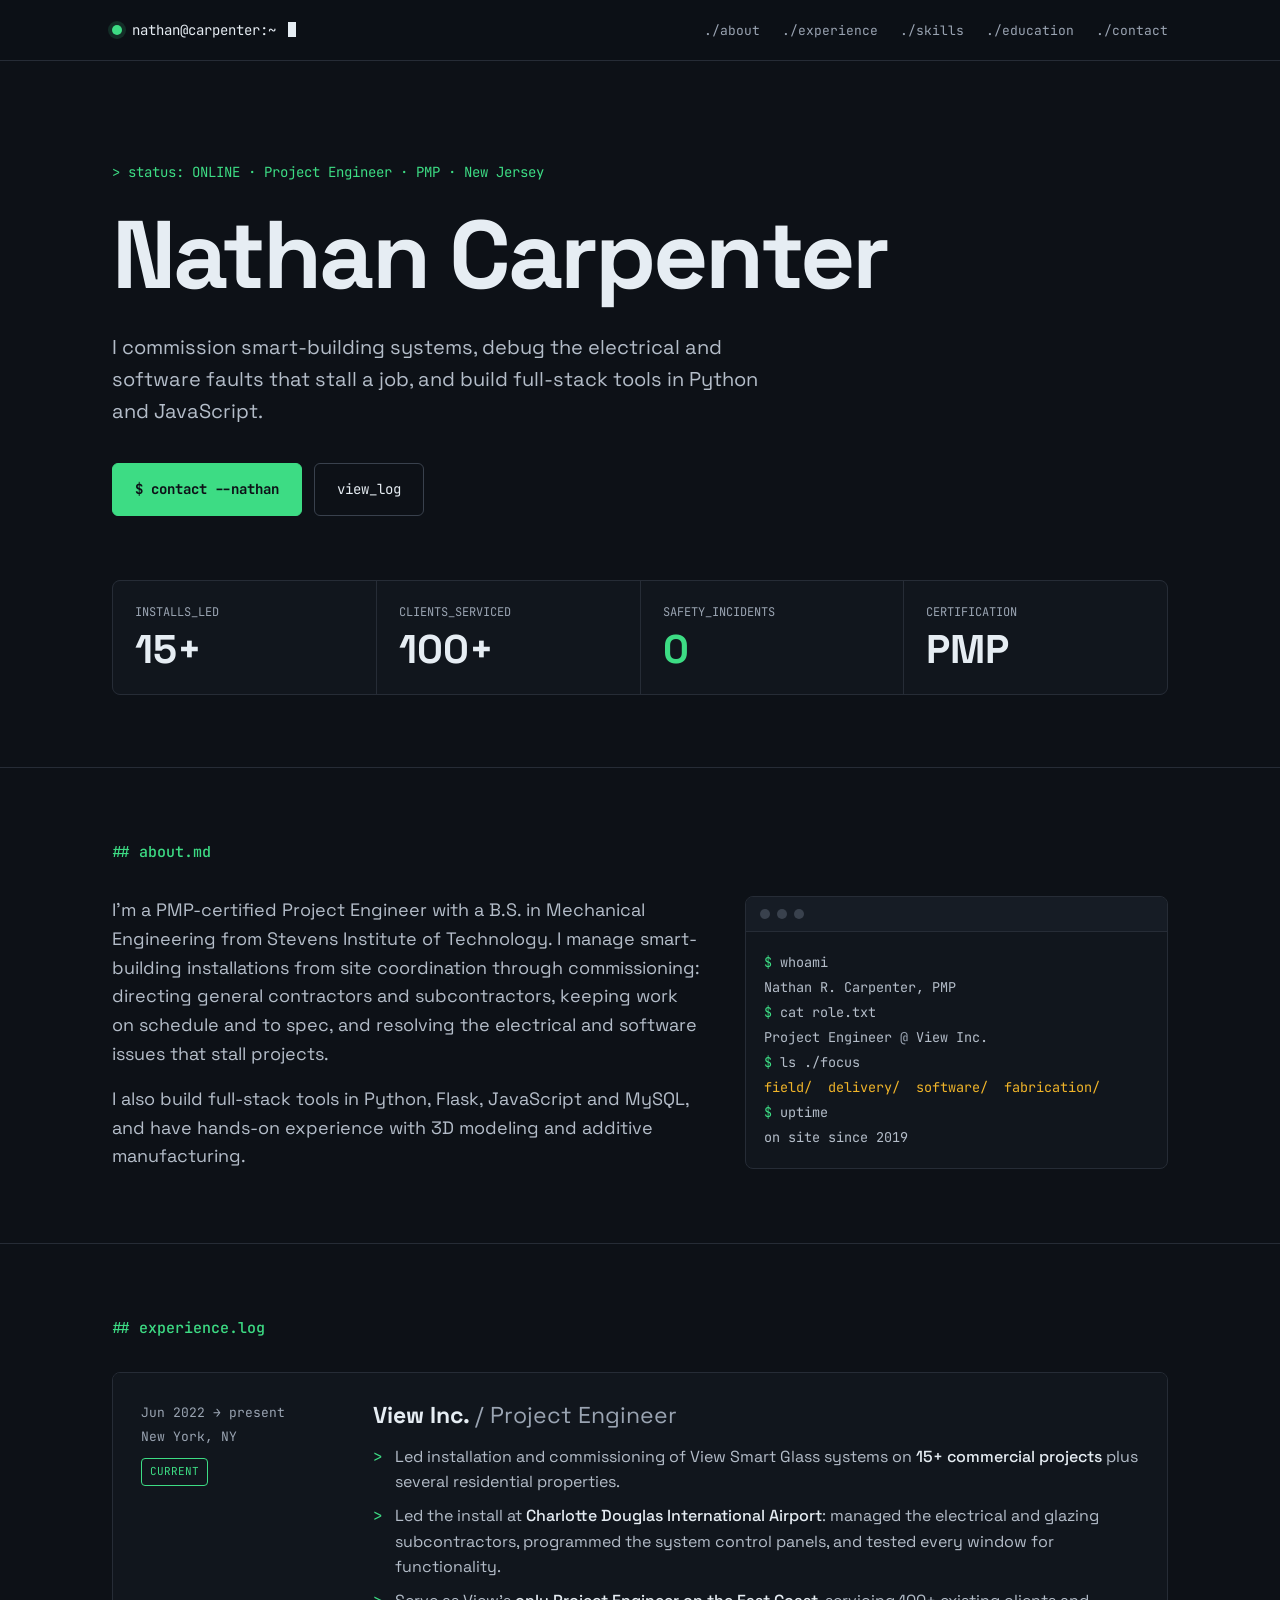
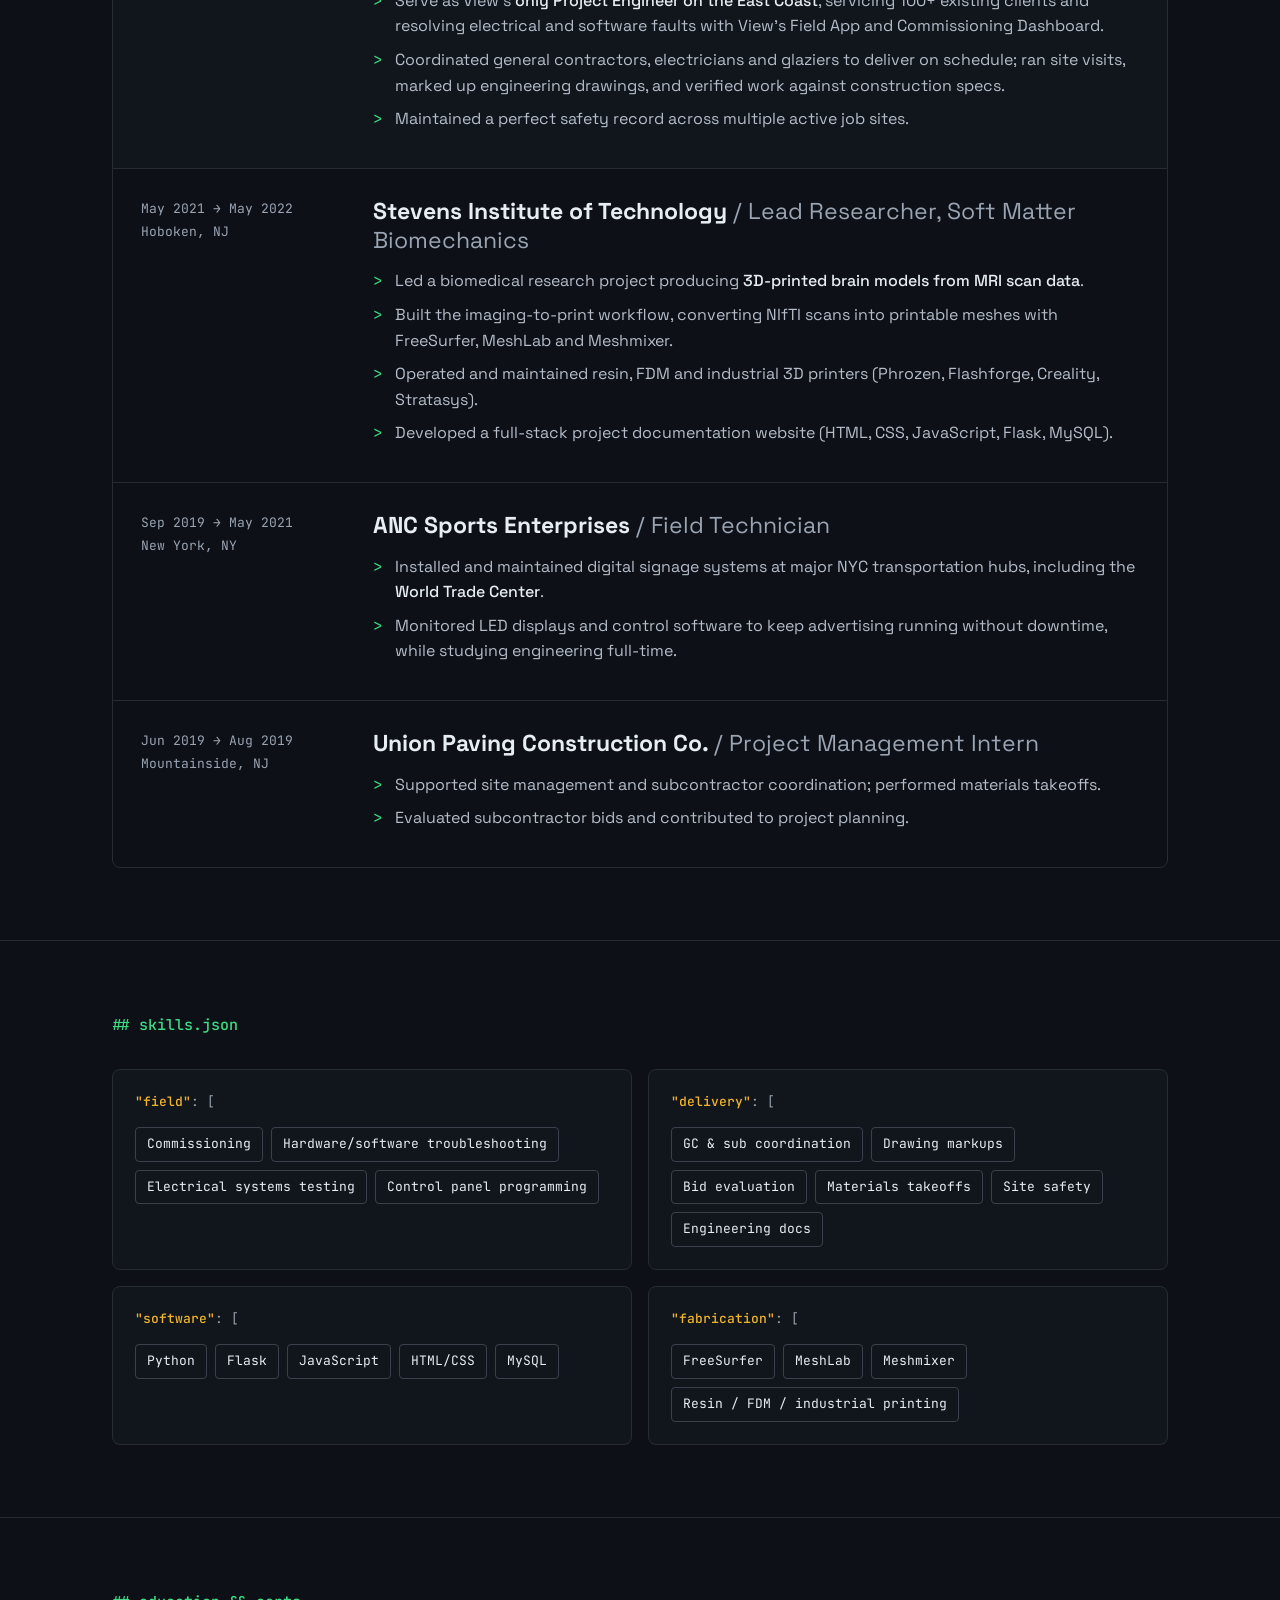
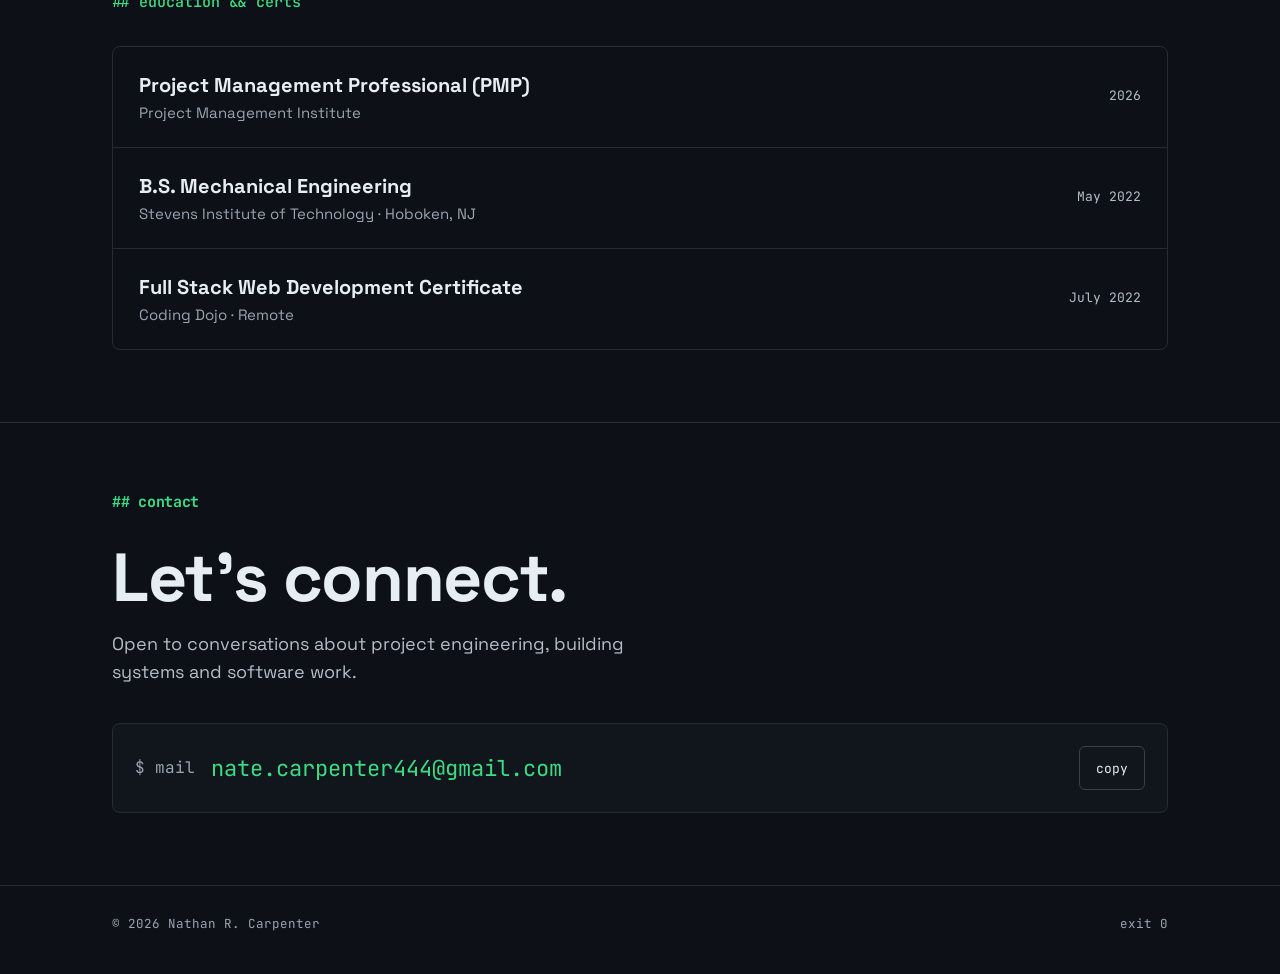
<file: index.html>
<!DOCTYPE html>
<html lang="en">
<head>
<meta charset="utf-8">
<meta name="viewport" content="width=device-width, initial-scale=1">
<title>Nathan Carpenter — Project Engineer</title>
<meta name="description" content="Nathan R. Carpenter, PMP. Project Engineer working across smart-building systems, field commissioning and full-stack software.">
<link rel="preconnect" href="https://fonts.googleapis.com">
<link rel="preconnect" href="https://fonts.gstatic.com" crossorigin>
<link href="https://fonts.googleapis.com/css2?family=JetBrains+Mono:wght@400;500;700&family=Space+Grotesk:wght@400;500;700&display=swap" rel="stylesheet">
<style>
  :root{
    --bg:#0d1117; --panel:#11161d; --panel-2:#161c25; --line:#262c36; --line-2:#39414d;
    --text:#e6edf3; --soft:#b4bdc9; --muted:#9aa4b2; --accent:#3ddc84; --amber:#f0b429;
    --mono:"JetBrains Mono",ui-monospace,monospace; --sans:"Space Grotesk",system-ui,sans-serif;
  }
  *{box-sizing:border-box;margin:0;padding:0}
  html{scroll-behavior:smooth}
  body{background:var(--bg);color:var(--text);font-family:var(--sans);line-height:1.6;-webkit-font-smoothing:antialiased}
  a{color:inherit}
  .wrap{max-width:1120px;margin:0 auto;padding:0 32px}
  .mono{font-family:var(--mono)}

  /* nav */
  header.nav{position:sticky;top:0;z-index:10;background:rgba(13,17,23,.88);backdrop-filter:blur(8px);border-bottom:1px solid var(--line)}
  header.nav .wrap{display:flex;align-items:center;justify-content:space-between;gap:16px;min-height:60px;flex-wrap:wrap}
  .brand{font-family:var(--mono);font-size:14px;text-decoration:none;display:flex;align-items:center;gap:10px}
  .dot{width:10px;height:10px;border-radius:50%;background:var(--accent);box-shadow:0 0 0 4px rgba(61,220,132,.15);animation:pulse 2.4s ease-in-out infinite}
  @keyframes pulse{50%{box-shadow:0 0 0 7px rgba(61,220,132,.05)}}
  .brand .cur{display:inline-block;width:8px;height:15px;background:var(--text);margin-left:2px;vertical-align:-2px;animation:blink 1.1s steps(1) infinite}
  @keyframes blink{50%{opacity:0}}
  nav ul{list-style:none;display:flex;gap:22px;flex-wrap:wrap}
  nav a{font-family:var(--mono);font-size:13px;color:var(--muted);text-decoration:none}
  nav a:hover{color:var(--accent)}

  /* hero */
  .hero{padding:100px 0 72px}
  .status{font-family:var(--mono);font-size:14px;color:var(--accent);margin-bottom:24px}
  h1{font-size:clamp(48px,8vw,96px);line-height:1;font-weight:700;letter-spacing:-.03em}
  .lede{margin-top:28px;max-width:660px;font-size:20px;color:var(--soft)}
  .cta{display:flex;flex-wrap:wrap;gap:12px;margin-top:36px}
  .btn{font-family:var(--mono);font-size:14px;text-decoration:none;padding:14px 22px;border-radius:6px;border:1px solid var(--line-2);transition:.15s}
  .btn:hover{border-color:var(--accent);color:var(--accent)}
  .btn.primary{background:var(--accent);border-color:var(--accent);color:var(--bg);font-weight:700}
  .btn.primary:hover{background:#5ef0a0;color:var(--bg)}

  .stats{margin-top:64px;display:grid;grid-template-columns:repeat(4,1fr);gap:1px;background:var(--line);border:1px solid var(--line);border-radius:8px;overflow:hidden}
  .stat{background:var(--panel);padding:22px}
  .stat .k{font-family:var(--mono);font-size:12px;color:var(--muted)}
  .stat .v{font-size:40px;font-weight:700;margin-top:6px;line-height:1.1}
  .stat .v.ok{color:var(--accent)}

  /* sections */
  section{padding:72px 0;border-top:1px solid var(--line)}
  .h2{font-family:var(--mono);font-size:15px;font-weight:500;color:var(--accent);margin-bottom:32px}
  .h2 span{color:var(--muted)}

  /* about */
  .about{display:grid;grid-template-columns:1.4fr 1fr;gap:40px;align-items:start}
  .about p{font-size:18px;color:var(--soft)}
  .about p + p{margin-top:16px}
  .term{background:var(--panel);border:1px solid var(--line);border-radius:8px;overflow:hidden;font-family:var(--mono);font-size:13.5px}
  .term .bar{display:flex;gap:7px;padding:12px 14px;border-bottom:1px solid var(--line);background:var(--panel-2)}
  .term .bar i{width:10px;height:10px;border-radius:50%;background:var(--line-2)}
  .term pre{padding:18px;line-height:1.85;white-space:pre-wrap;color:var(--soft);font-family:inherit}
  .term .p{color:var(--accent)} .term .s{color:var(--amber)} .term .c{color:var(--muted)}

  /* experience */
  .log{border:1px solid var(--line);border-radius:8px;overflow:hidden}
  .entry{display:grid;grid-template-columns:200px 1fr;gap:32px;padding:28px;border-bottom:1px solid var(--line)}
  .entry:last-child{border-bottom:0}
  .entry.current{background:var(--panel)}
  .when{font-family:var(--mono);font-size:13px;color:var(--muted);line-height:1.8}
  .badge{display:inline-block;margin-top:10px;font-family:var(--mono);font-size:11px;padding:3px 8px;border:1px solid var(--accent);color:var(--accent);border-radius:4px}
  .entry h3{font-size:23px;font-weight:700;line-height:1.25}
  .entry h3 span{font-weight:400;color:var(--muted)}
  .entry ul{list-style:none;margin-top:14px}
  .entry li{position:relative;padding-left:22px;color:var(--soft);margin-bottom:8px;font-size:16px}
  .entry li::before{content:">";position:absolute;left:0;font-family:var(--mono);color:var(--accent)}
  .entry li strong{color:var(--text);font-weight:500}

  /* skills */
  .skills{display:grid;grid-template-columns:repeat(2,1fr);gap:16px}
  .skill{border:1px solid var(--line);border-radius:8px;padding:22px;background:var(--panel)}
  .skill .key{font-family:var(--mono);font-size:13px;color:var(--muted);margin-bottom:14px}
  .skill .key b{color:var(--amber);font-weight:500}
  .tags{display:flex;flex-wrap:wrap;gap:8px}
  .tag{font-family:var(--mono);font-size:13px;padding:6px 11px;border:1px solid var(--line-2);border-radius:4px;color:var(--text)}

  /* education */
  .edu{border:1px solid var(--line);border-radius:8px;overflow:hidden}
  .edu-row{display:grid;grid-template-columns:1fr auto;gap:20px;padding:22px 26px;border-bottom:1px solid var(--line);align-items:center}
  .edu-row:last-child{border-bottom:0}
  .edu-row h3{font-size:20px;font-weight:700}
  .edu-row p{color:var(--muted);font-size:15px}
  .edu-row .yr{font-family:var(--mono);font-size:13px;color:var(--soft)}

  /* contact */
  .contact h2{font-size:clamp(40px,6vw,68px);font-weight:700;letter-spacing:-.02em;line-height:1.05}
  .contact p.sub{margin-top:16px;font-size:18px;color:var(--soft);max-width:560px}
  .line{margin-top:36px;display:flex;flex-wrap:wrap;align-items:center;gap:16px;padding:22px;border:1px solid var(--line);border-radius:8px;background:var(--panel);font-family:var(--mono)}
  .line .pr{color:var(--muted)}
  .line a{font-size:clamp(16px,2.4vw,22px);color:var(--accent);text-decoration:none;word-break:break-all}
  .line a:hover{text-decoration:underline}
  .copy{margin-left:auto;font-family:var(--mono);font-size:13px;background:none;border:1px solid var(--line-2);color:var(--text);padding:10px 16px;border-radius:6px;cursor:pointer;min-height:44px}
  .copy:hover{border-color:var(--accent);color:var(--accent)}

  footer{border-top:1px solid var(--line);padding:28px 0 40px;font-family:var(--mono);font-size:12.5px;color:var(--muted)}
  footer .wrap{display:flex;justify-content:space-between;flex-wrap:wrap;gap:12px}

  @media (max-width:820px){
    .wrap{padding:0 20px}
    nav ul{gap:16px}
    .hero{padding:64px 0 48px}
    .stats{grid-template-columns:repeat(2,1fr)}
    .about,.skills{grid-template-columns:1fr}
    .entry{grid-template-columns:1fr;gap:10px;padding:22px}
    .edu-row{grid-template-columns:1fr;gap:6px}
    .copy{margin-left:0}
  }
  @media (prefers-reduced-motion:reduce){.dot,.brand .cur{animation:none}}
</style>
</head>
<body>

<header class="nav">
  <div class="wrap">
    <a class="brand" href="#top"><span class="dot"></span>nathan@carpenter:~<span class="cur"></span></a>
    <nav><ul>
      <li><a href="#about">./about</a></li>
      <li><a href="#experience">./experience</a></li>
      <li><a href="#skills">./skills</a></li>
      <li><a href="#education">./education</a></li>
      <li><a href="#contact">./contact</a></li>
    </ul></nav>
  </div>
</header>

<main>
<div class="hero" id="top">
  <div class="wrap">
    <p class="status">&gt; status: ONLINE · Project Engineer · PMP · New Jersey</p>
    <h1>Nathan Carpenter</h1>
    <p class="lede">I commission smart-building systems, debug the electrical and software faults that stall a job, and build full-stack tools in Python and JavaScript.</p>
    <div class="cta">
      <a class="btn primary" href="#contact">$ contact --nathan</a>
      <a class="btn" href="#experience">view_log</a>
    </div>
    <div class="stats">
      <div class="stat"><div class="k">INSTALLS_LED</div><div class="v">15+</div></div>
      <div class="stat"><div class="k">CLIENTS_SERVICED</div><div class="v">100+</div></div>
      <div class="stat"><div class="k">SAFETY_INCIDENTS</div><div class="v ok">0</div></div>
      <div class="stat"><div class="k">CERTIFICATION</div><div class="v">PMP</div></div>
    </div>
  </div>
</div>

<section id="about">
  <div class="wrap">
    <h2 class="h2">## about.md</h2>
    <div class="about">
      <div>
        <p>I'm a PMP-certified Project Engineer with a B.S. in Mechanical Engineering from Stevens Institute of Technology. I manage smart-building installations from site coordination through commissioning: directing general contractors and subcontractors, keeping work on schedule and to spec, and resolving the electrical and software issues that stall projects.</p>
        <p>I also build full-stack tools in Python, Flask, JavaScript and MySQL, and have hands-on experience with 3D modeling and additive manufacturing.</p>
      </div>
      <div class="term" aria-label="Summary in terminal style">
        <div class="bar" aria-hidden="true"><i></i><i></i><i></i></div>
<pre><span class="p">$</span> whoami
Nathan R. Carpenter, PMP
<span class="p">$</span> cat role.txt
Project Engineer <span class="c">@</span> View Inc.
<span class="p">$</span> ls ./focus
<span class="s">field/</span>  <span class="s">delivery/</span>  <span class="s">software/</span>  <span class="s">fabrication/</span>
<span class="p">$</span> uptime
on site since 2019</pre>
      </div>
    </div>
  </div>
</section>

<section id="experience">
  <div class="wrap">
    <h2 class="h2">## experience.log</h2>
    <div class="log">
      <article class="entry current">
        <div class="when">Jun 2022 → present<br>New York, NY<br><span class="badge">CURRENT</span></div>
        <div>
          <h3>View Inc. <span>/ Project Engineer</span></h3>
          <ul>
            <li>Led installation and commissioning of View Smart Glass systems on <strong>15+ commercial projects</strong> plus several residential properties.</li>
            <li>Led the install at <strong>Charlotte Douglas International Airport</strong>: managed the electrical and glazing subcontractors, programmed the system control panels, and tested every window for functionality.</li>
            <li>Serve as View's <strong>only Project Engineer on the East Coast</strong>, servicing 100+ existing clients and resolving electrical and software faults with View's Field App and Commissioning Dashboard.</li>
            <li>Coordinated general contractors, electricians and glaziers to deliver on schedule; ran site visits, marked up engineering drawings, and verified work against construction specs.</li>
            <li>Maintained a perfect safety record across multiple active job sites.</li>
          </ul>
        </div>
      </article>
      <article class="entry">
        <div class="when">May 2021 → May 2022<br>Hoboken, NJ</div>
        <div>
          <h3>Stevens Institute of Technology <span>/ Lead Researcher, Soft Matter Biomechanics</span></h3>
          <ul>
            <li>Led a biomedical research project producing <strong>3D-printed brain models from MRI scan data</strong>.</li>
            <li>Built the imaging-to-print workflow, converting NIfTI scans into printable meshes with FreeSurfer, MeshLab and Meshmixer.</li>
            <li>Operated and maintained resin, FDM and industrial 3D printers (Phrozen, Flashforge, Creality, Stratasys).</li>
            <li>Developed a full-stack project documentation website (HTML, CSS, JavaScript, Flask, MySQL).</li>
          </ul>
        </div>
      </article>
      <article class="entry">
        <div class="when">Sep 2019 → May 2021<br>New York, NY</div>
        <div>
          <h3>ANC Sports Enterprises <span>/ Field Technician</span></h3>
          <ul>
            <li>Installed and maintained digital signage systems at major NYC transportation hubs, including the <strong>World Trade Center</strong>.</li>
            <li>Monitored LED displays and control software to keep advertising running without downtime, while studying engineering full-time.</li>
          </ul>
        </div>
      </article>
      <article class="entry">
        <div class="when">Jun 2019 → Aug 2019<br>Mountainside, NJ</div>
        <div>
          <h3>Union Paving Construction Co. <span>/ Project Management Intern</span></h3>
          <ul>
            <li>Supported site management and subcontractor coordination; performed materials takeoffs.</li>
            <li>Evaluated subcontractor bids and contributed to project planning.</li>
          </ul>
        </div>
      </article>
    </div>
  </div>
</section>

<section id="skills">
  <div class="wrap">
    <h2 class="h2">## skills.json</h2>
    <div class="skills">
      <div class="skill"><div class="key"><b>"field"</b>: [</div><div class="tags">
        <span class="tag">Commissioning</span><span class="tag">Hardware/software troubleshooting</span><span class="tag">Electrical systems testing</span><span class="tag">Control panel programming</span>
      </div></div>
      <div class="skill"><div class="key"><b>"delivery"</b>: [</div><div class="tags">
        <span class="tag">GC &amp; sub coordination</span><span class="tag">Drawing markups</span><span class="tag">Bid evaluation</span><span class="tag">Materials takeoffs</span><span class="tag">Site safety</span><span class="tag">Engineering docs</span>
      </div></div>
      <div class="skill"><div class="key"><b>"software"</b>: [</div><div class="tags">
        <span class="tag">Python</span><span class="tag">Flask</span><span class="tag">JavaScript</span><span class="tag">HTML/CSS</span><span class="tag">MySQL</span>
      </div></div>
      <div class="skill"><div class="key"><b>"fabrication"</b>: [</div><div class="tags">
        <span class="tag">FreeSurfer</span><span class="tag">MeshLab</span><span class="tag">Meshmixer</span><span class="tag">Resin / FDM / industrial printing</span>
      </div></div>
    </div>
  </div>
</section>

<section id="education">
  <div class="wrap">
    <h2 class="h2">## education &amp;&amp; certs</h2>
    <div class="edu">
      <div class="edu-row"><div><h3>Project Management Professional (PMP)</h3><p>Project Management Institute</p></div><div class="yr">2026</div></div>
      <div class="edu-row"><div><h3>B.S. Mechanical Engineering</h3><p>Stevens Institute of Technology · Hoboken, NJ</p></div><div class="yr">May 2022</div></div>
      <div class="edu-row"><div><h3>Full Stack Web Development Certificate</h3><p>Coding Dojo · Remote</p></div><div class="yr">July 2022</div></div>
    </div>
  </div>
</section>

<section id="contact" class="contact">
  <div class="wrap">
    <h2 class="h2" style="font-size:15px">## contact</h2>
    <h2>Let's connect.</h2>
    <p class="sub">Open to conversations about project engineering, building systems and software work.</p>
    <div class="line">
      <span class="pr">$ mail</span>
      <a href="mailto:nate.carpenter444@gmail.com">nate.carpenter444@gmail.com</a>
      <button class="copy" type="button" data-copy="nate.carpenter444@gmail.com">copy</button>
    </div>
  </div>
</section>
</main>

<footer>
  <div class="wrap">
    <span>© 2026 Nathan R. Carpenter</span>
    <span>exit 0</span>
  </div>
</footer>

<script>
  document.querySelectorAll('.copy').forEach(function(btn){
    btn.addEventListener('click', async function(){
      try{ await navigator.clipboard.writeText(btn.dataset.copy); btn.textContent='copied ✓'; }
      catch(e){ btn.textContent='select to copy'; }
      setTimeout(function(){ btn.textContent='copy'; }, 1800);
    });
  });
</script>
</body>
</html>
</file>
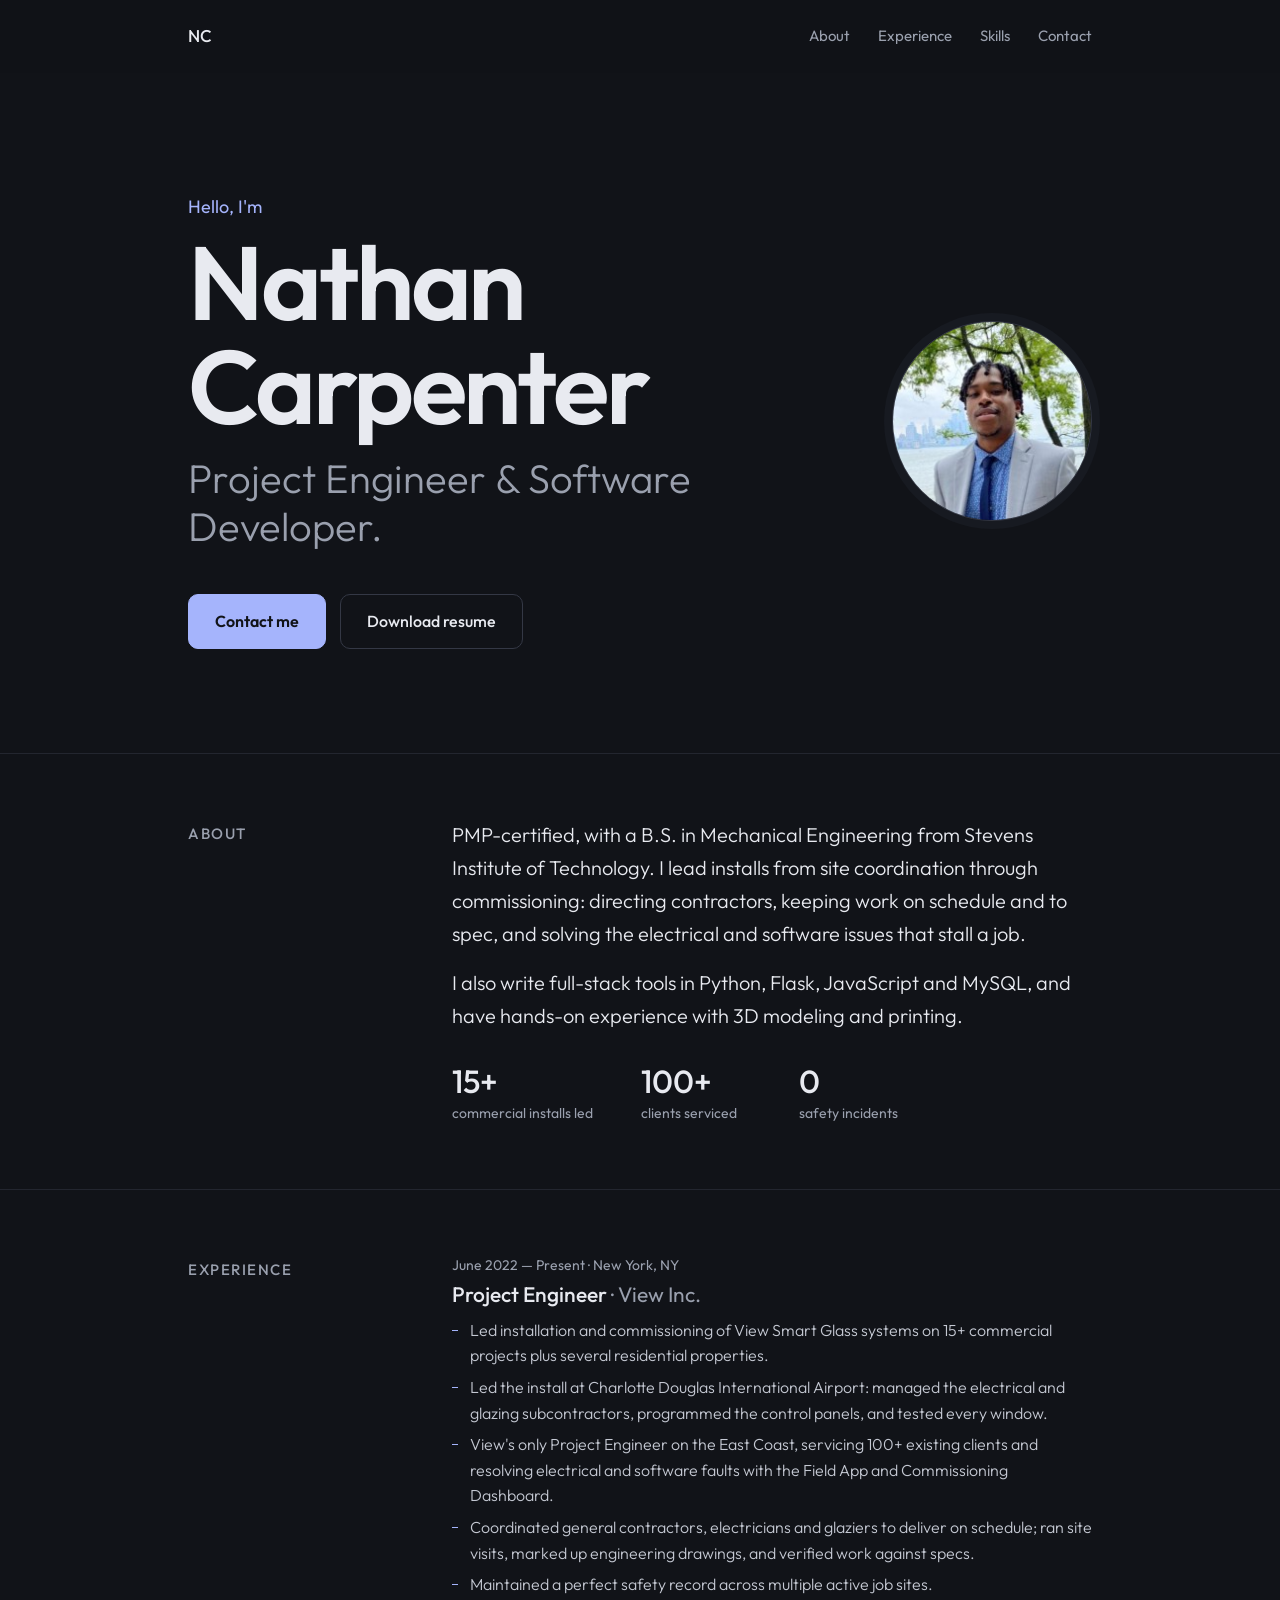
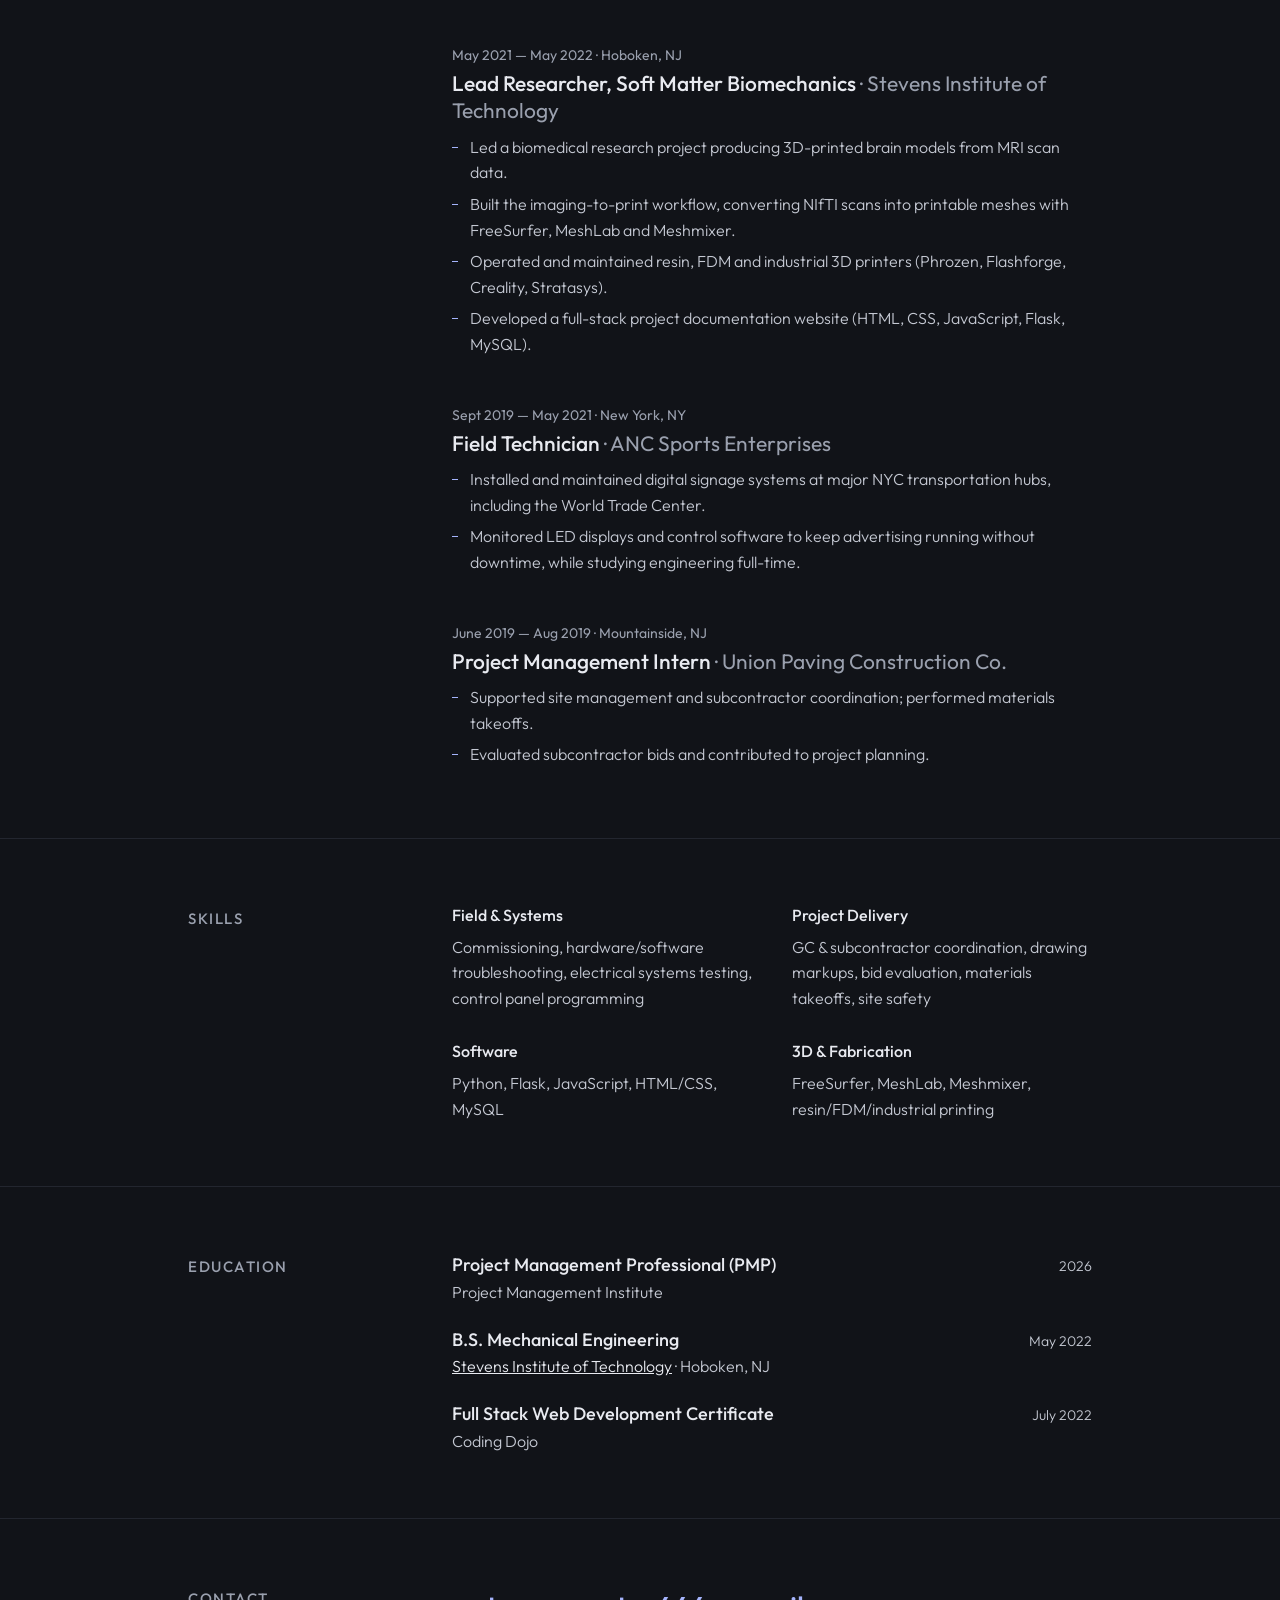
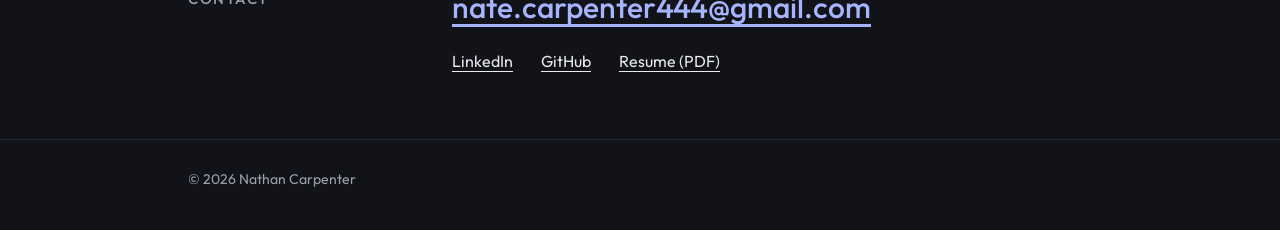
<file: site/index.html>
<!DOCTYPE html>
<html lang="en">
<head>
<meta charset="utf-8">
<meta name="viewport" content="width=device-width, initial-scale=1">
<title>Nathan Carpenter — Project Engineer</title>
<meta name="description" content="Nathan R. Carpenter, PMP. Project Engineer and developer based in New Jersey.">
<link rel="icon" href="/favicon.ico" sizes="any">
<link rel="icon" type="image/png" sizes="32x32" href="/favicon-32.png">
<link rel="apple-touch-icon" href="/apple-touch-icon.png">
<link rel="preconnect" href="https://fonts.googleapis.com">
<link rel="preconnect" href="https://fonts.gstatic.com" crossorigin>
<link href="https://fonts.googleapis.com/css2?family=Outfit:wght@300;400;500;600&display=swap" rel="stylesheet">
<link rel="stylesheet" href="assets/site.css">
</head>
<body>

<header class="nav" id="nav">
  <div class="wrap">
    <a class="logo" href="#top">NC</a>
    <nav aria-label="Main"><ul>
      <li><a href="#about">About</a></li>
      <li><a href="#experience">Experience</a></li>
      <li><a href="#skills">Skills</a></li>
      <li><a href="#contact">Contact</a></li>
    </ul></nav>
  </div>
</header>

<main>
  <section class="hero" id="top">
    <div class="wrap hero-grid">
      <div>
        <p class="hello">Hello, I'm</p>
        <h1>Nathan Carpenter</h1>
        <p class="role">Project Engineer &amp; Software Developer.</p>
        <div class="cta">
          <a class="btn primary" href="#contact">Contact me</a>
          <a class="btn" href="docs/Nathan_Carpenter_Resume.pdf" target="_blank">Download resume</a>
        </div>
      </div>
      <img class="portrait" src="assets/nate.jpg" alt="Photo of Nathan Carpenter" width="200" height="200">
    </div>
  </section>

  <section class="row" id="about">
    <div class="wrap">
      <h2>About</h2>
      <div class="body">
        <p class="lead">PMP-certified, with a B.S. in Mechanical Engineering from Stevens Institute of Technology. I lead installs from site coordination through commissioning: directing contractors, keeping work on schedule and to spec, and solving the electrical and software issues that stall a job.</p>
        <p class="lead">I also write full-stack tools in Python, Flask, JavaScript and MySQL, and have hands-on experience with 3D modeling and printing.</p>
        <div class="stats">
          <div><b>15+</b><span>commercial installs led</span></div>
          <div><b>100+</b><span>clients serviced</span></div>
          <div><b>0</b><span>safety incidents</span></div>
        </div>
      </div>
    </div>
  </section>

  <section class="row" id="experience">
    <div class="wrap">
      <h2>Experience</h2>
      <div class="body jobs">
        <article class="job">
          <p class="when">June 2022 — Present · New York, NY</p>
          <h3>Project Engineer <span>· View Inc.</span></h3>
          <ul>
            <li>Led installation and commissioning of View Smart Glass systems on 15+ commercial projects plus several residential properties.</li>
            <li>Led the install at Charlotte Douglas International Airport: managed the electrical and glazing subcontractors, programmed the control panels, and tested every window.</li>
            <li>View's only Project Engineer on the East Coast, servicing 100+ existing clients and resolving electrical and software faults with the Field App and Commissioning Dashboard.</li>
            <li>Coordinated general contractors, electricians and glaziers to deliver on schedule; ran site visits, marked up engineering drawings, and verified work against specs.</li>
            <li>Maintained a perfect safety record across multiple active job sites.</li>
          </ul>
        </article>
        <article class="job">
          <p class="when">May 2021 — May 2022 · Hoboken, NJ</p>
          <h3>Lead Researcher, Soft Matter Biomechanics <span>· Stevens Institute of Technology</span></h3>
          <ul>
            <li>Led a biomedical research project producing 3D-printed brain models from MRI scan data.</li>
            <li>Built the imaging-to-print workflow, converting NIfTI scans into printable meshes with FreeSurfer, MeshLab and Meshmixer.</li>
            <li>Operated and maintained resin, FDM and industrial 3D printers (Phrozen, Flashforge, Creality, Stratasys).</li>
            <li>Developed a full-stack project documentation website (HTML, CSS, JavaScript, Flask, MySQL).</li>
          </ul>
        </article>
        <article class="job">
          <p class="when">Sept 2019 — May 2021 · New York, NY</p>
          <h3>Field Technician <span>· ANC Sports Enterprises</span></h3>
          <ul>
            <li>Installed and maintained digital signage systems at major NYC transportation hubs, including the World Trade Center.</li>
            <li>Monitored LED displays and control software to keep advertising running without downtime, while studying engineering full-time.</li>
          </ul>
        </article>
        <article class="job">
          <p class="when">June 2019 — Aug 2019 · Mountainside, NJ</p>
          <h3>Project Management Intern <span>· Union Paving Construction Co.</span></h3>
          <ul>
            <li>Supported site management and subcontractor coordination; performed materials takeoffs.</li>
            <li>Evaluated subcontractor bids and contributed to project planning.</li>
          </ul>
        </article>
      </div>
    </div>
  </section>

  <section class="row" id="skills">
    <div class="wrap">
      <h2>Skills</h2>
      <div class="body groups">
        <div><h3>Field &amp; Systems</h3><p>Commissioning, hardware/software troubleshooting, electrical systems testing, control panel programming</p></div>
        <div><h3>Project Delivery</h3><p>GC &amp; subcontractor coordination, drawing markups, bid evaluation, materials takeoffs, site safety</p></div>
        <div><h3>Software</h3><p>Python, Flask, JavaScript, HTML/CSS, MySQL</p></div>
        <div><h3>3D &amp; Fabrication</h3><p>FreeSurfer, MeshLab, Meshmixer, resin/FDM/industrial printing</p></div>
      </div>
    </div>
  </section>

  <section class="row" id="education">
    <div class="wrap">
      <h2>Education</h2>
      <div class="body edu">
        <div><div><h3>Project Management Professional (PMP)</h3><p>Project Management Institute</p></div><p class="when">2026</p></div>
        <div><div><h3>B.S. Mechanical Engineering</h3><p><a href="https://www.stevens.edu/schaefer-school-engineering-science/departments/mechanical-engineering/undergraduate-programs/mechanical-engineering" target="_blank" rel="noopener">Stevens Institute of Technology</a> · Hoboken, NJ</p></div><p class="when">May 2022</p></div>
        <div><div><h3>Full Stack Web Development Certificate</h3><p>Coding Dojo</p></div><p class="when">July 2022</p></div>
      </div>
    </div>
  </section>

  <section class="row" id="contact">
    <div class="wrap">
      <h2>Contact</h2>
      <div class="body">
        <a class="email" href="mailto:nate.carpenter444@gmail.com">nate.carpenter444@gmail.com</a>
        <div class="links">
          <a href="https://www.linkedin.com/in/nathan-carpenter-2418331b4/" target="_blank" rel="noopener">LinkedIn</a>
          <a href="https://github.com/NateCarp3" target="_blank" rel="noopener">GitHub</a>
          <a href="docs/Nathan_Carpenter_Resume.pdf" target="_blank">Resume (PDF)</a>
        </div>
      </div>
    </div>
  </section>
</main>

<footer>
  <div class="wrap">© 2026 Nathan Carpenter</div>
</footer>

<script>
  (function(){
    var nav=document.getElementById('nav');
    function f(){ nav.classList.toggle('scrolled', window.scrollY>8); }
    window.addEventListener('scroll', f, {passive:true}); f();
  })();
</script>
</body>
</html>
</file>
<file: site/assets/site.css>
:root{
  --bg:#111318; --line:#23262f; --line-2:#343845; --panel:#171a21;
  --text:#e8eaf0; --soft:#c4c8d2; --muted:#9aa0ae; --accent:#a5b4fc; --accent-hi:#c7d0ff;
  --font:"Outfit",system-ui,sans-serif;
}
*{box-sizing:border-box;margin:0;padding:0}
html{scroll-behavior:smooth}
body{background:var(--bg);color:var(--text);font-family:var(--font);line-height:1.6;-webkit-font-smoothing:antialiased}
a{color:var(--text)}
a:hover{color:var(--accent)}
:focus-visible{outline:2px solid var(--accent);outline-offset:3px;border-radius:4px}
.wrap{max-width:960px;margin:0 auto;padding:0 28px}

/* nav */
.nav{position:sticky;top:0;z-index:10;background:rgba(17,19,24,.9);backdrop-filter:blur(8px);border-bottom:1px solid transparent;transition:border-color .2s}
.nav.scrolled{border-bottom-color:var(--line)}
.nav .wrap{display:flex;flex-wrap:wrap;gap:16px;justify-content:space-between;align-items:center;min-height:72px}
.logo{text-decoration:none;font-weight:500;font-size:17px;letter-spacing:.02em}
.nav ul{list-style:none;display:flex;flex-wrap:wrap;gap:28px}
.nav ul a{text-decoration:none;color:var(--muted);font-size:15px}
.nav ul a:hover{color:var(--text)}

/* hero */
.hero{padding:120px 0 104px}
.hello{font-size:18px;color:var(--accent)}
.hero h1{margin-top:8px;font-weight:600;font-size:clamp(52px,9vw,104px);line-height:1;letter-spacing:-.03em}
.hero .role{margin-top:16px;font-weight:300;font-size:clamp(26px,3.6vw,40px);line-height:1.2;color:var(--muted)}
.cta{display:flex;flex-wrap:wrap;gap:14px;margin-top:44px}
.btn{text-decoration:none;padding:14px 26px;min-height:48px;display:inline-flex;align-items:center;border-radius:10px;border:1px solid var(--line-2);font-weight:500;transition:background .15s,border-color .15s,color .15s}
.btn:hover{border-color:var(--accent);color:var(--accent)}
.btn.primary{background:var(--accent);border-color:var(--accent);color:var(--bg);font-weight:600}
.btn.primary:hover{background:var(--accent-hi);color:var(--bg)}

/* rows */
.row{border-top:1px solid var(--line);padding:64px 0}
.row .wrap{display:flex;flex-wrap:wrap;gap:24px 64px}
.row h2{flex:0 0 200px;font-weight:500;font-size:15px;color:var(--muted);text-transform:uppercase;letter-spacing:.1em;padding-top:4px}
.row .body{flex:1 1 420px;min-width:0}

/* hero photo */
.hero-grid{display:flex;align-items:center;justify-content:space-between;gap:40px 56px}
.portrait{width:200px;height:200px;border-radius:50%;object-fit:cover;flex:none;border:1px solid var(--line-2);box-shadow:0 0 0 8px var(--panel)}
.lead{font-weight:300;font-size:20px;line-height:1.65}
.lead + .lead{margin-top:16px}
.stats{display:flex;flex-wrap:wrap;gap:16px 48px;margin-top:32px}
.stats div{min-width:110px}
.stats b{display:block;font-weight:500;font-size:32px;line-height:1.1}
.stats span{font-size:14px;color:var(--muted)}

/* jobs */
.jobs{display:flex;flex-direction:column;gap:40px}
.when{font-size:14px;color:var(--muted)}
.job h3{margin-top:4px;font-weight:500;font-size:21px;line-height:1.3}
.job h3 span{color:var(--muted);font-weight:400}
.job ul{list-style:none;margin-top:10px}
.job li{position:relative;padding-left:18px;font-weight:300;color:var(--soft);margin-bottom:6px}
.job li::before{content:"";position:absolute;left:0;top:.75em;width:6px;height:1px;background:var(--accent)}
.text-link{display:inline-block;margin-top:6px;font-size:15px;color:var(--accent);text-underline-offset:4px}

/* skills / education */
.groups{display:grid;grid-template-columns:repeat(2,minmax(0,1fr));gap:28px 40px}
.groups h3{font-weight:500;font-size:16px;margin-bottom:6px}
.groups p{font-weight:300;color:var(--soft)}
.edu{display:flex;flex-direction:column;gap:20px}
.edu > div{display:flex;flex-wrap:wrap;justify-content:space-between;align-items:baseline;gap:4px 16px}
.edu h3{font-weight:500;font-size:18px}
.edu p{font-weight:300;color:var(--soft)}
.edu .when{white-space:nowrap}

/* contact */
.email{font-size:clamp(22px,3vw,30px);font-weight:500;color:var(--accent);word-break:break-all;text-underline-offset:6px}
.email:hover{color:var(--accent-hi)}
.links{display:flex;flex-wrap:wrap;gap:12px 28px;margin-top:18px}
.links a{font-size:16px;text-underline-offset:4px}

footer{border-top:1px solid var(--line);padding:28px 0 40px;color:var(--muted);font-size:14px}

@media (max-width:720px){
  .wrap{padding:0 20px}
  .nav ul{gap:18px}
  .hero{padding:72px 0 64px}
  .row{padding:48px 0}
  .row h2{flex-basis:100%}
  .hero-grid{flex-direction:column-reverse;align-items:flex-start}
  .portrait{width:120px;height:120px;box-shadow:0 0 0 6px var(--panel)}
  .groups,form.comment{grid-template-columns:1fr}
}
</file>
